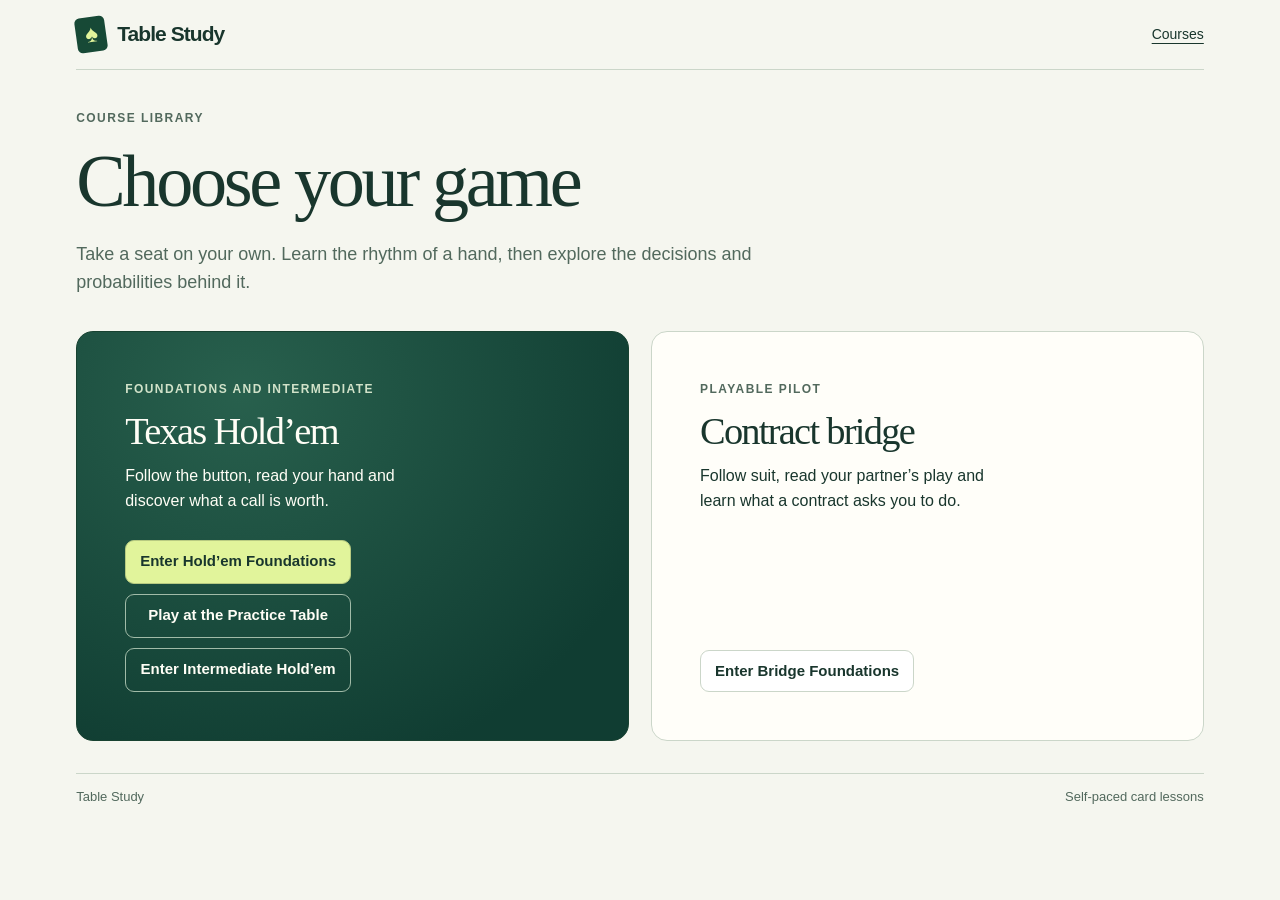
<file: index.html>
<!doctype html>
<html lang="en">
<head>
<meta charset="utf-8">
<meta name="viewport" content="width=device-width,initial-scale=1">
<meta name="theme-color" content="#123f35">
<meta name="description" content="Explore solo card-game courses. Play Hold’em Foundations, study intermediate decisions and practise no-trump bridge.">
<title>Table Study · Courses</title>
<link rel="stylesheet" href="assets/course.css?v=course-review">
<link rel="stylesheet" href="assets/table.css">
<script defer src="assets/poker.js">
</script>
<script defer src="assets/card-notes.js?v=river-practice"></script>
<script defer src="assets/flop-lesson.js?v=flop-capstone"></script>
<script defer src="assets/lessons.js?v=flop-capstone">
</script>
<script defer src="assets/practice.js?v=flop-capstone"></script>
<script defer src="assets/heads-up.js"></script>
<script defer src="assets/river-lab.js"></script>
<script defer src="assets/hosted-opponent.js"></script>
<script defer src="assets/practice-table.js?v=strategy-1"></script>
<script defer src="assets/progress.js?v=course-review"></script>
<script defer src="assets/intermediate.js?v=course-review"></script>
<script defer src="assets/strategy.js?v=course-review"></script>
<script defer src="assets/bridge.js?v=course-review"></script>
<script defer src="assets/big-blind.js?v=big-blind"></script>
<script defer src="assets/capstone.js?v=course-review"></script>
<script defer src="assets/course.js?v=course-review">
</script>
</head>
<body>
<div class="wrap">
<header>
<a class="brand" href="#library">
<span class="mark" aria-hidden="true">♠</span>Table Study</a>
<a id="section-nav" href="#library">Courses</a>
</header>
<main id="app">
</main>
<noscript>Enable JavaScript to play the lessons.</noscript>
<footer>Table Study <span>Self-paced card lessons</span>
</footer>
</div>
</body>
</html>
</file>
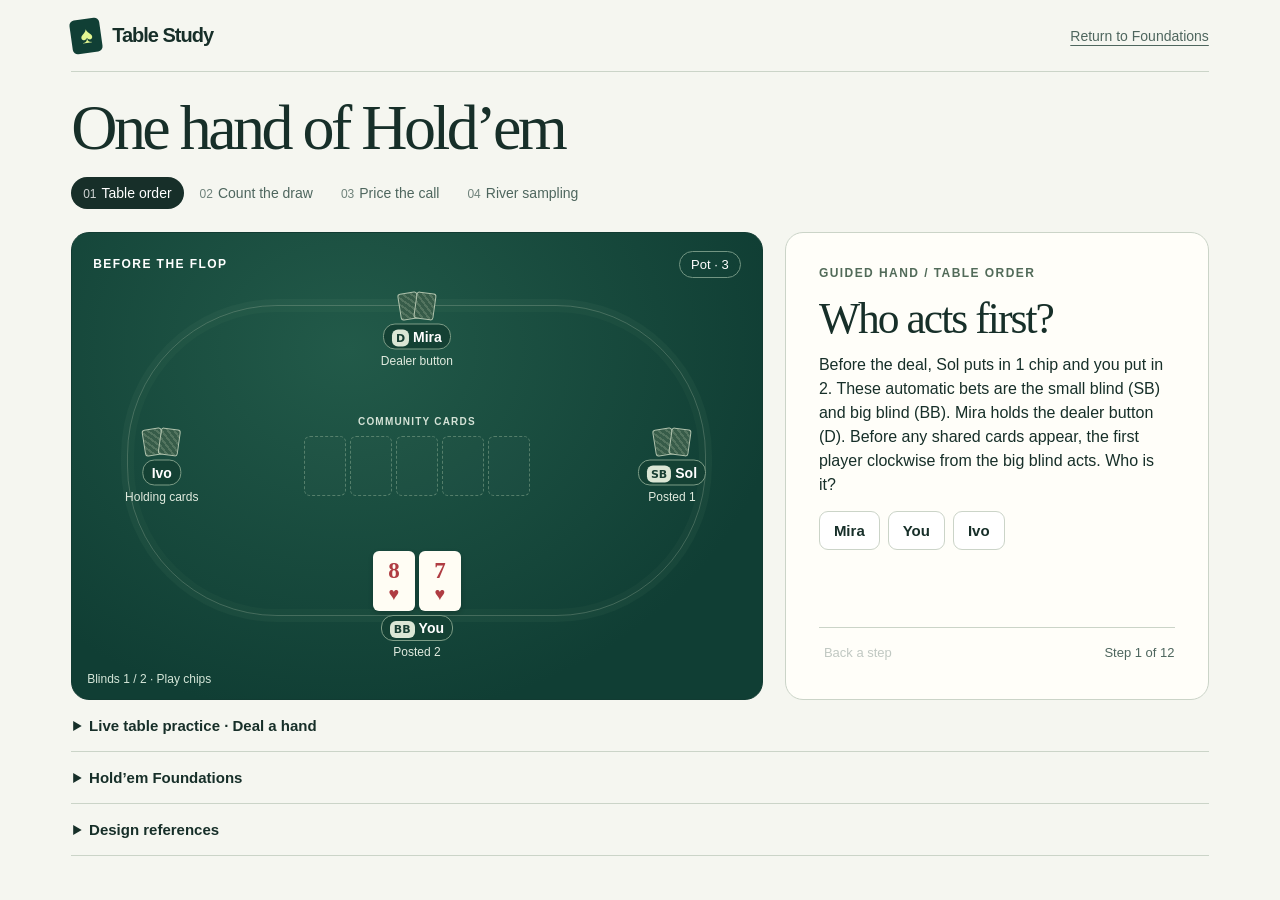
<file: turn-study/index.html>
<!doctype html>
<html lang="en"><head><meta charset="utf-8"><meta name="viewport" content="width=device-width, initial-scale=1"><meta name="theme-color" content="#123f35"><title>Table Study · One hand of Hold’em</title>
<style>
:root{--ink:#172f29;--sub:#4e665e;--paper:#f5f6f0;--line:#cbd4c8;--green:#103f35;--lime:#e3f692;--red:#af3c42;font-family:"DM Sans",-apple-system,BlinkMacSystemFont,"Segoe UI",sans-serif;color:var(--ink);background:var(--paper)}*{box-sizing:border-box}body{margin:0}button,summary{cursor:pointer;font:inherit}button{touch-action:manipulation}button:focus-visible,summary:focus-visible,a:focus-visible{outline:3px solid #ba771b;outline-offset:3px}button{color:inherit}.wrap{max-width:1240px;margin:auto;padding:0 clamp(16px,4vw,58px)}header{height:72px;display:flex;align-items:center;justify-content:space-between;border-bottom:1px solid var(--line)}.brand{display:flex;align-items:center;gap:11px;font-weight:720;font-size:20px;letter-spacing:-.05em}.mark{width:30px;height:34px;background:var(--green);border-radius:5px;transform:rotate(-8deg);color:var(--lime);display:grid;place-items:center;font:23px Georgia}.minor,small,.kicker,.street,.pot,.index,.stat b,.cards{font-variant-numeric:tabular-nums}.minor{font-size:14px;color:var(--sub)}h1,h2,.stat b{font-family:"Iowan Old Style","Baskerville",Georgia,serif;font-weight:500}h1{font-size:clamp(37px,5vw,66px);letter-spacing:-.055em;margin:23px 0 15px;line-height:1.04}.nav{display:flex;gap:4px;flex-wrap:wrap;margin:0 0 23px}.nav button{border:0;background:transparent;padding:8px 12px;border-radius:30px;color:var(--sub);font-size:14px}.nav button[aria-current=step]{background:var(--ink);color:white}.index{font-size:12px;opacity:.8;margin-right:5px}.layout{display:grid;grid-template-columns:minmax(0,1.63fr) minmax(295px,1fr);gap:22px;align-items:start}.stage{background:radial-gradient(ellipse at 40% 25%,#225a49,#103e34 75%);color:#fff;border-radius:18px;position:relative;height:468px;overflow:hidden;border:1px solid #113b32}.stage:before{content:"";position:absolute;inset:72px 8% 83px;border:1px solid #a4bba255;box-shadow:0 0 0 6px #d7edbf09,inset 0 0 0 6px #d7edbf07;border-radius:150px;pointer-events:none}.stageHead{position:absolute;top:18px;left:21px;right:21px;display:flex;justify-content:space-between;align-items:center}.street,.kicker,.tag{font-size:12px;letter-spacing:.12em;text-transform:uppercase;font-weight:700}.pot{border:1px solid #729582;border-radius:25px;padding:5px 11px;font-size:13px}.seat{position:absolute;display:flex;flex-direction:column;align-items:center;gap:4px;text-align:center;min-width:66px;transform:translate(-50%,-50%)}.seat.top{left:50%;top:21%}.seat.left{left:13%;top:50%}.seat.right{left:87%;top:50%}.seat.bottom{left:50%;top:80%}.seat .who{padding:4px 8px;border-radius:12px;background:#144134;border:1px solid #7c9c86;font-weight:630;font-size:14px}.who i{font:700 11px system-ui;background:#dbe6d5;color:#173d32;border-radius:6px;padding:2px 4px;margin-right:4px}.seat.active .who{background:var(--lime);border-color:var(--lime);color:#193b29}.seat small{font-size:12px;color:#e1ebdf}.folded{opacity:.55}.cards{display:flex;justify-content:center;align-items:center;gap:4px}.card,.blank{width:42px;height:60px;border-radius:6px;display:flex;flex-direction:column;justify-content:center;align-items:center;line-height:1.02}.card{background:#fffdf4;color:#152e28;box-shadow:0 2px 5px #0003;font:bold 23px Georgia}.card em{font:18px Georgia}.card.red{color:var(--red)}.blank{border:1px dashed #8dad937f;background:#ffffff04}.back{width:20px;height:27px;border:1px solid #b1c3ad;border-radius:3px;background:repeating-linear-gradient(45deg,#53745f 0px,#53745f 2px,#375c49 2px,#375c49 5px);transform:rotate(-9deg)}.back+.back{transform:rotate(8deg);margin-left:-8px}.board{position:absolute;left:50%;top:48%;transform:translate(-50%,-50%);text-align:center}.board .tag{color:#d5e3d7;display:block;margin-bottom:9px;font-size:10px}.coach{min-height:468px;background:#fffef9;border:1px solid var(--line);border-radius:18px;padding:clamp(21px,2.6vw,36px);display:flex;flex-direction:column}.kicker{color:#526b59}.coach h2{font-size:clamp(30px,3.4vw,44px);letter-spacing:-.045em;line-height:1.05;margin:16px 0 11px}.coach p{margin:0 0 14px;font-size:16px;line-height:1.5}.actions{display:flex;flex-wrap:wrap;gap:8px;margin-top:8px}.btn{border:1px solid var(--line);border-radius:9px;background:white;padding:10px 14px;font-weight:620;font-size:15px}.btn:hover{background:#eff3e7}.btn.main{background:var(--lime);border-color:#b3c977}.btn.chosen{background:#234c3b;color:white;border-color:#234c3b}.feedback{margin-top:12px;color:#34533e;line-height:1.45;font-size:15px}.feedback:empty{display:none}.foot{display:flex;justify-content:space-between;align-items:center;border-top:1px solid var(--line);margin-top:auto;padding-top:12px;font-size:13px;color:var(--sub)}.foot button{background:none;border:0;padding:5px;color:inherit}.foot button:disabled{opacity:.35}.content{flex:1;padding-bottom:18px}details{border-bottom:1px solid var(--line);padding:17px 2px}.under{margin-bottom:30px}summary{font-size:15px;font-weight:650}details p,details li{max-width:780px;font-size:15px;line-height:1.6;color:var(--sub)}a{color:var(--green)}.stat{background:#eff4e9;border-radius:10px;padding:12px 14px;margin:12px 0}.stat b{font-size:29px}.stat small{display:block;line-height:1.5;color:var(--sub)}.track{height:8px;background:#c5d3c1;border-radius:6px;position:relative;margin:9px 0}.track span{display:block;background:#34694e;height:100%;border-radius:6px}.track i{position:absolute;left:20.45455%;height:16px;width:2px;background:#4c301f;top:-4px}.picks{display:flex;gap:6px;margin:5px 0 12px}.picks button{flex:1}.stageBottom{position:absolute;left:15px;bottom:13px;color:#d4e6d8;font-size:12px}.riverCard{outline:2px solid #d3e98d;outline-offset:2px}.flashes{display:flex;flex-wrap:wrap;gap:3px;margin:8px 0}.flashes i{width:11px;height:11px;border-radius:3px;background:#c6d2c1}.flashes i.hit{background:#984146}.sr{position:absolute;width:1px;height:1px;overflow:hidden;clip-path:inset(50%)}@media(max-width:790px){.layout{grid-template-columns:1fr}.stage{height:392px}.coach{min-height:0}.nav{gap:1px}.nav button{padding:7px 8px}.wrap{max-width:680px}.stage:before{inset:60px 9%}.foot{margin-top:4px}}@media(max-width:430px){header{height:54px}.nav button{font-size:13px}.nav{margin-bottom:14px}.index{display:none}.stage{height:340px}.card,.blank{width:29px;height:43px}.card{font-size:18px}.card em{font-size:14px}.seat .who{font-size:12px;padding:3px 5px}.seat small{font-size:11px}.cards{gap:3px}.stageHead{left:14px;right:14px;top:12px}.board .tag{font-size:9px}.seat.left{left:12%}.seat.right{left:88%}.stageBottom{font-size:11px}}

.work{margin-top:16px;border-top:1px solid var(--line);border-bottom:0;padding:11px 0 0}.work summary{color:var(--green)}.work ol{padding-left:22px}.work li,.syllabus li{margin:10px 0}.work strong{font-variant-numeric:tabular-nums}.syllabus em{font-style:normal;font-weight:650}.syllabus em:after{content:" · "}.syllabus{max-width:850px}#map-link{text-underline-offset:4px}#course-map{scroll-margin:16px}
</style></head><body><div class="wrap"><header><div class="brand"><span class="mark" aria-hidden="true">♠</span>Table Study</div><a class="minor" id="map-link" href="../index.html#home">Return to Foundations</a></header><main><h1>One hand of Hold’em</h1><nav class="nav" aria-label="Lesson chapters" id="nav"></nav><div class="layout"><section id="table" class="stage" aria-label="Four-seat poker table"></section><section class="coach" aria-label="Lesson coach"><div class="content" id="lesson"></div><div class="foot"><button id="back">Back a step</button><span id="progress"></span></div></section></div><div class="under"><details id="dealer-practice"><summary>Live table practice · Deal a hand</summary>
<p>Take a 52-card deck and mark four seats. Put the dealer button at your seat and set out a 1-chip small blind and a 2-chip big blind clockwise from you. Play along with the prompts. Assume at least two players stay in through showdown.</p>
<div id="dealer-drill"></div>
<p><a href="https://www.pokerstars.com/poker/learn/news/how-to-deal-a-poker-hand/">PokerStars Learn · Dealing at a home game</a></p>
</details><details id="course-map"><summary>Hold’em Foundations</summary><p>This coached hand brings together the table order, showdowns, drawing odds and call prices from the course. Try an independent decision after the guided hand.</p><p><a href="../index.html#home">Open the course map</a> · <a href="../index.html#review">Return to the review lesson</a></p></details><details><summary>Design references</summary><p>The hand and practice sequence were written for this prototype. PokerStars Learn informs the selection of table skills, MIT’s poker lectures connect bets to pot odds, and Seeing Theory inspired the repeated sampling exercise.</p><p><a href="https://www.pokerstars.com/poker/learn/course/the-basics/">PokerStars Learn · Basics</a> · <a href="https://ocw.mit.edu/courses/15-s50-poker-theory-and-analytics-january-iap-2015/resources/lecture-notes/">MIT · Poker Theory and Analytics</a> · <a href="https://seeing-theory.brown.edu/basic-probability/index.html">Seeing Theory · Basic Probability</a></p></details></div></main></div>
<script>
'use strict';
const $=s=>document.querySelector(s);
const chapters=['Table order','Count the draw','Price the call','River sampling'];
const starts=[0,6,8,10];
const suits=['♥','♠','♦','♣'], ranks=Array.from('23456789TJQKA');
const hand=['8♥','7♥'], board=['K♥','2♠','4♥','J♣'], aces=['A♣','A♦'];
const pool=suits.flatMap(s=>ranks.map(r=>r+s)).filter(c=>![...hand,...board,...aces].includes(c));
let countPart=0,beat=0,step=0,price=2,decision='',river='',hits=0,trials=0,recent=[],history=[],prediction=null;
const titles=['Who acts first?','Follow the chips','Your blind is live','Who opens the flop?','A bet comes back','See one more card','One river left','Count the winning rivers','Is the call worth it?','Your decision','Deal the river again','A new seat assignment'];
const chapter=()=>starts.filter(v=>step>=v).length-1;
function btn(label,cmd,kind=''){return '<button class="btn '+kind+'" data-cmd="'+cmd+'">'+label+'</button>'}
function card(c,extra=''){if(!c)return '<span class="blank"></span>';let s=c.slice(-1),r=c[0]==='T'?'10':c[0];return '<span class="card '+('♥♦'.includes(s)?'red ':'')+extra+'" aria-label="'+r+' of '+({'♥':'hearts','♠':'spades','♦':'diamonds','♣':'clubs'}[s])+'">'+r+'<em>'+s+'</em></span>'}
const backs='<span class="back"></span><span class="back"></span>';
function seat(name,pos,role,label,contents,active,fold){return '<div class="seat '+pos+(active?' active':'')+(fold?' folded':'')+'"><div class="cards">'+contents+'</div><span class="who">'+(role?'<i>'+role+'</i>':'')+name+'</span><small>'+label+'</small></div>'}
function pot(){if(step===11)return 3;if(step===0)return 3;if(step<=4)return step===1?(beat===2?5:3):6;if(step===5)return 9;if(step<8)return 12;if(step===9)return decision==='Call'?12+2*price:12;return 12+price}
function table(){
const fresh=step===11, post=step>=3&&!fresh, turn=step>=6&&!fresh, reveal=step>=7&&!fresh;
const street=fresh?'Next hand':step<3?'Before the flop':step<6?'Flop':step<9?'Turn':step===9?'Result':'River experiment';
let cards=post?board.slice(0,turn?4:3):[];if((step===9&&decision==='Call')||step===10&&trials&&river)cards.push(river);
let seats=seat('Mira','top',fresh?'':'D',fresh?'Holding cards':step===1&&beat===2?'Called 2':step>=8?'All-in '+price:step===5?'Bet 3':step>=2?'Called 2':'Dealer button',reveal?aces.map(c=>card(c)).join(''):backs,step===1&&beat===1,false)+
seat('Sol','right',fresh?'D':'SB',fresh?'Dealer button':step>=5?'Folded':step>=2?'In for 2':'Posted 1',fresh||step<5?backs:'',step===1&&beat===2,!fresh&&step>=5)+
seat('You','bottom',fresh?'SB':'BB',fresh?'Posted 1':step===9?decision==='Call'?'Called '+price:'Folded':step===10?'River practice':step===5?'Facing 3':step>=6?'Checked':step===4?'Your action':step===2?'Your action':'Posted 2',fresh?backs:hand.map(c=>card(c)).join(''),[2,4,5,8].includes(step),false)+
seat('Ivo','left',fresh?'BB':'',fresh?'Posted 2':step>=2||step===1&&beat>0?'Folded':'Holding cards',fresh||step<1||step===1&&beat===0?backs:'',step===1&&beat===0,!fresh&&(step>=2||step===1&&beat>0));
$('#table').innerHTML='<div class="stageHead"><span class="street">'+street+'</span><span class="pot">Pot · '+(step===10?'12 before bet':pot())+'</span></div><div class="board"><span class="tag">Community cards</span><div class="cards">'+Array.from({length:5},(_,i)=>card(cards[i],i===4?'riverCard':'')).join('')+'</div></div>'+seats+'<div class="stageBottom">Blinds 1 / 2 · Play chips</div>'}
const knownCards = [...hand, ...board, ...aces];
const winningRivers = pool.filter(c => c.endsWith('♥'));
const winChance = winningRivers.length / pool.length;
function percent(fraction) { return (fraction * 100).toFixed(1) + '%'; }
function working(label, lines, explanation, expanded) {
  return '<details class="work" data-step="'+step+'" '+(expanded?'open':'')+'><summary>'+label+'</summary><ol>'+
    lines.map(line => '<li>'+line+'</li>').join('')+'</ol><p>'+explanation+'</p></details>';
}
function mathForStep(expanded) {
  if (step === 7 && countPart === 2) {
    return working('What if Mira kept her cards hidden?', [
      'With only your two cards and the four on the board visible, 46 card identities are unknown. You can still see four hearts, so 9 remain.',
      'Using only those six visible cards, the chance to complete your flush is <strong>9 ÷ 46 ≈ '+percent(9/46)+'</strong>.',
      'Revealing two non-hearts removes two possible misses. The chance rises to <strong>9 ÷ 44 ≈ '+percent(winChance)+'</strong>.'
    ], 'Against these exposed aces every heart wins. With her hand hidden, winning also depends on what Mira holds. For example, A♥ Q♥ would make a higher flush on a heart river.', expanded);
  }
  if (step === 8) {
    const finalPot = 12 + 2 * price;
    return working('Work through the call price', [
      'Start with 12 in the middle. Mira adds '+price+' and your call adds '+price+'. The final pot is <strong>12 + '+price+' + '+price+' = '+finalPot+'</strong>.',
      'Imagine paying for 100 calls at this price. They cost <strong>100 × '+price+' = '+(100*price)+' chips</strong>. Each win returns the full '+finalPot+', including your call.',
      'To recover that cost, you need an average of <strong>'+(100*price)+' ÷ '+finalPot+' ≈ '+(100*price/finalPot).toFixed(1)+' wins per 100</strong>. Your cards give you about '+(100*winChance).toFixed(1)+' wins per 100.'
    ], 'This comparison assumes one opponent, no fees, and no further betting because Mira is all-in. Chips you put in earlier belong to the pot.', expanded);
  }
  if (step === 9) {
    const netWin = 12 + price, misses = pool.length - winningRivers.length;
    const gain = winningRivers.length * netWin - misses * price;
    return working('Calculate the average chip gain', [
      'List each of the '+pool.length+' possible rivers once. Each has the same chance. On '+winningRivers.length+' hearts, a call gains '+netWin+' chips net. The other '+misses+' rivers each cost '+price+'.',
      'Add the gains and losses: <strong>9 × '+netWin+' − 35 × '+price+' = '+gain+' chips</strong> across the list.',
      'Divide by the number of possible rivers: <strong>'+gain+' ÷ 44 ≈ '+(gain/44).toFixed(2)+' chips per call</strong>. This average is the expected value of calling.'
    ], 'Folding adds zero chips from this point. In a single played hand you receive one of the two outcomes. The average describes repeated decisions at the same price.', expanded);
  }
  if (step === 10 && prediction !== null) {
    const n = trials || 10;
    const observed = trials ? 'Your sample has <strong>'+hits+' ÷ '+trials+' × 100 = '+percent(hits/trials)+'</strong> flushes. ' : '';
    return working('Explain the sample', [
      'Expected count = number of trials × chance per trial. For '+n+' rivers this gives <strong>'+n+' × 9/44 ≈ '+(n*winChance).toFixed(1)+' flushes</strong>. The average across batches can be fractional.',
      observed+'Each deal resets to the same 44 possibilities. A miss leaves the next deal with the same 9/44 chance.',
      'Missing once has probability 35/44. Missing all ten independent deals has probability <strong>(35/44)¹⁰ ≈ '+percent((1-winChance)**10)+'</strong>. Even ten misses are plausible.'
    ], 'Larger samples usually have less percentage variation. Any particular extra batch can still move the observed rate farther from the expected rate.', expanded);
  }
  return '';
}
const walkKey='table-study.guided-hand.v1';
let finished=false;
function saveHand() {
  const json=JSON.stringify({current:snapshot(), history:history.slice(-40)});
  for (const name of ['sessionStorage','localStorage']) {
    try {window[name].setItem(walkKey,json);} catch {}
  }
}
function validHand(s) {
  const between=(n,min,max)=>Number.isSafeInteger(n)&&n>=min&&n<=max;
  return s && between(s.step,0,11) && between(s.countPart,0,2) && between(s.beat,0,2) &&
    [2,8].includes(s.price) && ['','Call','Fold'].includes(s.decision) &&
    (s.river===''||pool.includes(s.river)) && between(s.trials,0,Number.MAX_SAFE_INTEGER) &&
    between(s.hits,0,s.trials) && Array.isArray(s.recent) && s.recent.length<=24 &&
    s.recent.every(hit=>typeof hit==='boolean') && [null,5,20,50].includes(s.prediction) &&
    typeof s.finished==='boolean' && (!s.finished||s.step===11);
}
function restore(s){({step,countPart,beat,price,decision,river,hits,trials,recent,prediction,finished}=s);}
function resumeHand() {
  for(const name of ['sessionStorage','localStorage']) {
    try {
      const s=JSON.parse(window[name].getItem(walkKey));
      if(!validHand(s?.current))continue;
      history=Array.isArray(s.history)?s.history.slice(-40).filter(validHand):[];
      restore(s.current);break;
    } catch {}
  }
}
function render(focus=true){
const expanded = document.querySelector('.work[open]')?.dataset.step === String(step);
const ch=chapter();$('#nav').innerHTML=chapters.map((v,i)=>'<button data-cmd="jump'+i+'" '+(i===ch?'aria-current="step"':'')+'><span class="index">0'+(i+1)+'</span>'+v+'</button>').join('');
table();let body='',actions='';
const next=(label)=>btn(label,'next','main'),opts=(list)=>list.map(([label,key])=>btn(label,key)).join('');
switch(step){
case 0:body='Before the deal, Sol puts in 1 chip and you put in 2. These automatic bets are the small blind (SB) and big blind (BB). Mira holds the dealer button (D). Before any shared cards appear, the first player clockwise from the big blind acts. Who is it?';actions=opts([['Mira','wrongMira'],['You','wrongYou'],['Ivo','correct']]);break;
case 1:body='Ivo acts first. He folds, giving up his cards and his chance to win this pot.';if(beat===1)body='Mira is next. She calls, putting in 2 chips to match your big blind.';if(beat===2)body='Sol already posted 1 chip. She adds just 1 more to match the 2-chip bet. Who still has a turn?';actions=btn(['Watch Ivo fold','Watch Mira call 2','Watch Sol add 1'][beat], 'advanceSeat','main');break;
case 2:body='The action reaches you. Your 2 chips already match the bet. You can check (stay in for free) or raise. For this hand, check to see the first three shared cards.';actions=next('Check');break;
case 3:body='These three cards are the flop. From here on, each round starts with the first player still in the hand clockwise from the dealer button. Who acts first now?';actions=opts([['Sol','correct'],['You','wrongFlop'],['Mira','wrongFlop']]);break;
case 4:body='Sol checks. It’s your turn. You hold two hearts, and there are two more on the table. Five hearts would make a flush. Check to see what Mira does.';actions=next('Check');break;
case 5:body='Mira bets 3, and Sol folds. The action comes back to you because Mira put in chips after you checked. In this walkthrough, call her 3. That brings the pot to 12.';actions=next('Call 3 and see the turn');break;
case 6:body='The fourth shared card is a club. You check, and Mira will bet her remaining chips. Before choosing a price, turn her cards face up for this exercise. Now you can work out exactly which rivers win.';actions=next('Reveal Mira’s cards');break;
case 7:body='Mira holds two aces. A single 7 or 8 still loses to her pair. A heart gives you a flush and beats her on this board. There are 13 hearts in the deck. You can see four. How many winning hearts remain?';actions=opts([['4 hearts','wrongCount'],['9 hearts','countNine'],['13 hearts','wrongCount']]);
if(countPart===1){
  body='Nine hearts win. To turn a count into a probability, count every card that could be the river. You see your two cards, the four on the board, and Mira’s two exposed aces. How many card identities are still unknown?';
  actions=opts([['42 cards','wrongPool'],['44 cards','countPool'],['46 cards','wrongPool']]);
} else if(countPart===2){
  body='There are <b>13 − 4 = 9</b> hearts left. Those are your outs, the cards that turn this losing hand into a winner. There are <b>52 − '+knownCards.length+' = '+pool.length+'</b> unseen cards. Unseen cards in folded hands count here because you don’t know their identities.';
  body+='</p><div class="stat"><small>Winning rivers ÷ possible rivers</small><b>9 / 44 = '+percent(winChance)+'</b><small>Rounded to one decimal place</small></div><p>Each unseen card is equally likely to be the river in this deal. Dividing 9 by 44 gives 0.2045… Multiply by 100 to express that share as a percent.';
  actions=next('Use that chance to price a call');
}break;
case 8:body='You know eight cards: your two, Mira’s two, and four on the board. Of the 44 unseen cards, 9 win for you (20.5%). Mira goes all-in. Pick her bet size and decide whether to call.';body+='</p><div class="picks">'+[2,8].map(v=>btn(v+' chips','price'+v,price===v?'chosen':'')).join('')+'</div><div class="stat"><small>Call '+price+' to contest a final pot of '+(12+2*price)+'</small><b>'+((100*price)/(12+2*price)).toFixed(1)+'%</b><small>Wins needed to break even · call ÷ final pot</small></div><p>';actions=btn('Fold','fold')+btn('Call '+price,'call','main');break;
case 9:{const edge=9/44*(12+2*price)-price,good=(decision==='Call')===(edge>0);
body=(decision==='Fold'?'You folded. Mira wins the '+pot()+'-chip pot. Her uncalled '+price+' chips return to her stack.':river.endsWith('♥')?'A heart! Your flush takes the '+(12+2*price)+'-chip pot.':'This river misses. Mira’s aces take the '+(12+2*price)+'-chip pot.')+' '+(good?'Your choice earns more on average at this price.': 'At this price, '+(edge>0?'calling':'folding')+' earns more on average.')+' Calling costs '+price+' each time and returns '+(12+2*price)+' on 9 of 44 rivers. Its average gain from this decision is '+(edge>0?'+':'−')+Math.abs(edge).toFixed(2)+' chips. Folding adds 0.';actions=btn('Try the other price','other')+next('Test with repeated rivers');break}
case 10:body='Keep both hands and the four shared cards fixed. Each trial draws one of the 44 unseen cards, then puts it back for the next trial. How many flushes do you expect in 100 rivers?';
if(prediction===null){actions=opts([['About 5','guess5'],['About 20','guess20'],['About 50','guess50']]);}
else{body='You predicted about '+prediction+' flushes per 100. The deck gives 9 ÷ 44, or about 20.5 per 100. Deal a small batch, then a larger one. How far does your observed rate move from the mark?';body+='</p><div class="stat"><small>Observed flushes</small><b>'+hits+' / '+trials+'</b><div class="track"><span style="width:'+(trials?100*hits/trials:0)+'%"></span><i></i></div><small>'+(trials?(100*hits/trials).toFixed(1)+'% observed':'No trials yet')+' · mark = 20.5% expected</small></div>'+(recent.length?'<div class="flashes" aria-hidden="true">'+recent.map(v=>'<i class="'+(v?'hit':'')+'"></i>').join('')+'</div><small>Latest '+recent.length+' rivers · red = heart</small>':'')+'<p>';actions=btn('Deal 10','sim10','main')+btn('Deal 100','sim100')+(trials?next('Move the button'):'');}break;
case 11:body='Same four seats, fresh practice stacks. The button has moved clockwise from Mira to Sol. You post the small blind, and Ivo posts the big blind. Before the flop, whose turn comes first?';actions=opts([['Mira','finish'],['You','wrongNext'],['Sol','wrongNext']]);break}
if(finished){body='Mira leads the new hand. You followed a full deal, priced a draw and tested your probability with repeated rivers.';actions='<a class="btn main" href="../index.html#review/independent">Continue to the independent hand</a>'+btn('Replay the hand','restart');}
$('#lesson').innerHTML='<div class="kicker">Guided hand / '+chapters[ch]+'</div><h2 tabindex="-1">'+(finished?'Hand complete':titles[step])+'</h2><p>'+body+'</p><div class="actions">'+actions+'</div><div class="feedback" role="status" id="feedback"></div>'+mathForStep(expanded);
$('#progress').textContent='Step '+(step+1)+' of '+titles.length;$('#back').disabled=!history.length;
saveHand();
if(focus)$('#lesson h2').focus({preventScroll:true});
}
function snapshot(){return {step,countPart,beat,price,decision,river,hits,trials,recent:recent.slice(),prediction,finished}}
function go(n){history.push(snapshot());finished=false;step=n;if(n===7)countPart=0;if(n===1)beat=0;render()}
function draw(){return pool[Math.floor(Math.random()*pool.length)]}
function feedback(s){$('#feedback').textContent=s}
document.addEventListener('click',e=>{const b=e.target.closest('[data-cmd]');if(!b)return;const c=b.dataset.cmd;
if(c.startsWith('jump')){const n=starts[Number(c.slice(4))];if(n!==step)go(n);return}
if(c==='countNine'||c==='countPool'){history.push(snapshot());countPart=c==='countNine'?1:2;render();return}
if(c.startsWith('wrong')){feedback(({wrongMira:'Mira has the button. Start at your BB marker and move one seat clockwise.',wrongYou:'Your big blind starts the pot. The player on your left gets the first decision.',wrongFlop:'Start at Mira’s dealer button and move clockwise to the first player still holding cards.',wrongPool:'Start with 52 cards. Subtract only those you can identify: 2 + 4 + 2. The folded cards are face down.',wrongCount:'Count the two hearts in your hand and the two on the board. Subtract those four from 13.',wrongNext:'Find Ivo’s BB marker. Move one seat clockwise from Ivo.'})[c]);return}
if(c==='finish'){history.push(snapshot());finished=true;render();return}
if(c==='advanceSeat'){if(beat===2){go(2)}else{history.push(snapshot());beat++;render()}return}
if(c==='restart'){finished=false;step=0;countPart=0;beat=0;history=[];price=2;decision='';river='';hits=trials=0;recent=[];prediction=null;render();return}
if(c==='next'||c==='correct'){go(step+1);return}
if(c.startsWith('price')){price=Number(c.slice(5));render();return}
if(c==='call'||c==='fold'){history.push(snapshot());decision=c==='call'?'Call':'Fold';river=decision==='Call'?draw():'';step=9;render();return}
if(c==='other'){history.push(snapshot());price=price===2?8:2;river='';step=8;render();return}
if(c.startsWith('guess')){prediction=Number(c.slice(5));river='';render();return}
if(c.startsWith('sim')){for(let i=0;i<Number(c.slice(3));i++){river=draw();const hit=river.endsWith('♥');hits+=Number(hit);trials++;recent.push(hit);if(recent.length>24)recent.shift()}render();feedback('Dealt '+c.slice(3)+' rivers. '+hits+' flushes in '+trials+' trials.');return}
});
// The physical-deck prompts progress separately from the simulated player hand.
const dealerPrompts = [
  ['Shuffle on the table', 'Split the face-down deck into two roughly equal packets. Rest them on the table with the inner corners close. Lift those corners slightly with your thumbs and release small groups from each side so they interleave. Push the packets together and square the edges. Repeat the shuffle several times, keeping the faces hidden.', ['I’ve shuffled'], 0],
  ['Cut the deck', 'Offer the squared deck for a cut. Practising alone, lift a packet from the top, set it beside the remainder, then place the remainder on top of it. Keep the deck face down. Who receives the first card at this four-seat table?', ['Dealer button', 'Small blind', 'Big blind'], 1, 'Start one seat clockwise from the button. That seat posted the small blind.'],
  ['Deal the private cards', 'Give each player one face-down card clockwise, beginning at the small blind. Make a second lap in the same order. Each seat now has two cards. Wait for preflop betting to finish. What comes next?', ['Burn one face down', 'Turn over three cards'], 0, 'Take the top card off face down before revealing the flop.'],
  ['Deal the flop', 'Place the top card face down in a separate burn pile. Turn the next three cards face up together. Wait for flop betting to close. What do you do before revealing the turn?', ['Burn one face down', 'Shuffle the remaining cards'], 0, 'The deck stays in order. Take one new burn card from the top.'],
  ['Deal the turn', 'Burn the next card face down. Reveal one shared card beside the flop. Wait for turn betting to close. How do you deal the river?', ['Reveal one immediately', 'Burn one, reveal one', 'Burn three, reveal one'], 1, 'Each new street gets one burn card. The river adds one shared card.'],
  ['Account for the cards', 'Burn one face down and reveal the river. Five cards are on the board, eight are at the four seats, and three are in the burn pile. After the final betting round, compare the remaining hands and award the pot. Why did the unseen burn cards count in the probability lesson?', ['Their identities were unknown', 'They can return to the board'], 0, 'A burned card stays out of play. From your seat, any unseen identity might occupy the river position.'],
  ['Pass the button', 'Check your physical deck: 8 private cards + 5 board cards + 3 burns leaves 36 in the stub. Gather all 52, move the button one seat clockwise, and deal again. For the second deal, cover these instructions and say each step aloud.', ['Practice again'], 0]
];
let dealerStep = 0;
try {const n=Number(localStorage.getItem('table-study.dealer-step'));if(Number.isInteger(n)&&n>=0&&n<dealerPrompts.length)dealerStep=n;}catch {}
function renderDealer() {
  const [title, prompt, choices] = dealerPrompts[dealerStep];
  document.querySelector('#dealer-drill').innerHTML =
    '<div class="stat"><small>Dealer practice · '+(dealerStep+1)+' of '+dealerPrompts.length+'</small><b>'+title+'</b></div>'+
    '<p>'+prompt+'</p><div class="actions">'+choices.map((choice,i)=>
      '<button class="btn" data-deal-choice="'+i+'">'+choice+'</button>').join('')+
    '</div><div class="feedback" id="dealer-feedback" role="status"></div>';
}
document.querySelector('#dealer-drill').addEventListener('click', event => {
  const choice = event.target.closest('[data-deal-choice]');
  if (!choice) return;
  const [, , , answer, hint] = dealerPrompts[dealerStep];
  if (Number(choice.dataset.dealChoice) !== answer) {
    document.querySelector('#dealer-feedback').textContent = hint;
    return;
  }
  dealerStep = (dealerStep + 1) % dealerPrompts.length;
  try {localStorage.setItem('table-study.dealer-step',String(dealerStep));}catch {}
  renderDealer();
  document.querySelector('#dealer-drill button').focus({preventScroll:true});
});
renderDealer();
if(location.hash === '#dealer-practice') document.querySelector('#dealer-practice').open = true;
if(new URLSearchParams(location.search).get('course')==='review') $('#map-link').href='../index.html#review';
$('#back').onclick=()=>{const s=history.pop();if(!s)return;restore(s);render()};
resumeHand();render(false);
</script></body></html>
</file>
<file: assets/course.css>
:root {
  --ink:#19362d;
  --sub:#52695d;
  --line:#cbd6c9;
  --paper:#f5f6ef;
  --lime:#e1f49b;
  --green:#174936;
  --red:#9c3944;
  color:var(--ink);
  background:var(--paper);
  font:16px/1.55 "DM Sans",-apple-system,BlinkMacSystemFont,"Segoe UI",sans-serif;
}

* {
  box-sizing:border-box;
}

body {
  margin:0;
}

.wrap {
  max-width:1230px;
  margin:auto;
  padding:0 clamp(16px,4vw,54px);
}

header,footer,.row {
  display:flex;
  align-items:center;
  justify-content:space-between;
  gap:12px;
}

header {
  height:70px;
  border-bottom:1px solid var(--line);
}

footer {
  margin:32px 0 20px;
  border-top:1px solid var(--line);
  padding:13px 0;
  color:var(--sub);
  font-size:13px;
}

a {
  color:inherit;
  text-underline-offset:4px;
}

header>a:last-child {
  font-size:14px;
}

.brand {
  display:flex;
  align-items:center;
  gap:11px;
  text-decoration:none;
  font-size:21px;
  font-weight:690;
  letter-spacing:-.045em;
}

.mark {
  display:grid;
  place-items:center;
  background:#174936;
  color:var(--lime);
  width:30px;
  height:35px;
  border-radius:5px;
  transform:rotate(-8deg);
  font:24px Georgia;
}

h1,h2,h3,.figure {
  font-family:"Iowan Old Style",Baskerville,Georgia,serif;
  font-weight:500;
  line-height:1.09;
  letter-spacing:-.045em;
}

h1 {
  font-size:clamp(39px,5.8vw,76px);
  margin:.15em 0 .26em;
}

h2 {
  font-size:clamp(29px,3vw,42px);
  margin:.35em 0;
}

h3 {
  font-size:27px;
  margin:8px 0;
}

p {
  margin:0 0 14px;
}

.over {
  color:var(--sub);
  font-size:12px;
  letter-spacing:.12em;
  text-transform:uppercase;
  font-weight:710;
}

.intro {
  padding:35px 0 20px;
}

.intro p {
  max-width:680px;
  font-size:18px;
  color:var(--sub);
}

.grid {
  display:grid;
  grid-template-columns:minmax(0,1.29fr) minmax(0,1fr);
  gap:22px;
  align-items:start;
}

.panel,.paper {
  border:1px solid var(--line);
  border-radius:16px;
  background:#fffef9;
  padding:clamp(20px,2.4vw,32px);
}

.panel p,.paper p {
  max-width:65ch;
}

.felt {
  background:radial-gradient(ellipse at 30% 15%,#28604d,#103d32 80%);
  border:1px solid #184231;
  border-radius:17px;
  padding:24px;
  color:#fffef6;
  position:relative;
}

.felt .over,.felt small {
  color:#d1e2c9;
}

.felt h2 {
  margin-top:0;
}

.felt .row {
  align-items:flex-start;
}

.felt .badge {
  border:1px solid #92aa98;
  border-radius:21px;
  padding:4px 10px;
  font-size:13px;
}

.oval {
  height:275px;
  position:relative;
  border:1px solid #7c9e8466;
  border-radius:110px;
  margin:22px 7px 14px;
  box-shadow:0 0 0 5px #d7edbf09,inset 0 0 0 6px #d7edbf07;
}

.seat {
  position:absolute;
  transform:translate(-50%,-50%);
  background:#204d3e;
  display:grid;
  text-align:center;
  border:1px solid #789884;
  border-radius:12px;
  padding:4px 10px;
  min-width:59px;
  font-weight:650;
  font-size:14px;
}

.seat small {
  font-size:11px;
  white-space:nowrap;
}

.seat.me {
  background:#e2f59e;
  color:var(--ink);
}

.seat.me small {
  color:#385033;
}

.s0 {
  top:10%;
  left:50%;
}

.s1 {
  top:50%;
  left:90%;
}

.s2 {
  top:90%;
  left:50%;
}

.s3 {
  top:50%;
  left:10%;
}

.seat.fold {
  opacity:.6;
}

.center {
  position:absolute;
  left:50%;
  top:50%;
  transform:translate(-50%,-50%);
  text-align:center;
  font-size:14px;
}

.big {
  font:500 39px Georgia;
  display:block;
}

.figure {
  font-size:clamp(32px,4vw,54px);
}

.cards {
  display:flex;
  flex-wrap:wrap;
  gap:6px;
  margin:6px 0 18px;
}

.card {
  display:inline-flex;
  flex-direction:column;
  justify-content:center;
  align-items:center;
  width:44px;
  height:62px;
  background:#fffdf2;
  color:#253c31;
  border-radius:6px;
  border:1px solid #d0d5c7;
  font:bold 22px/1 Georgia;
  box-shadow:0 2px 3px #0001;
}

.card span {
  font:18px Georgia;
}

.card.red {
  color:#9c3944;
}

.card.selected {
  outline:3px solid var(--lime);
  outline-offset:1px;
  transform:translateY(-4px);
}

button.card {
  cursor:pointer;
}

.group {
  margin-top:20px;
}

.actions {
  display:flex;
  gap:8px;
  flex-wrap:wrap;
  align-items:center;
}

.btn {
  border:1px solid var(--line);
  border-radius:9px;
  padding:10px 14px;
  background:white;
  color:var(--ink);
  line-height:1.35;
  font-family:inherit;
  font-size:15px;
  font-weight:620;
  cursor:pointer;
  text-decoration:none;
  display:inline-block;
}

.btn:hover {
  background:#eef4e6;
}

.btn.main {
  background:var(--lime);
  border-color:#b7ca81;
}

.btn[aria-pressed=true] {
  background:#24523d;
  color:white;
}

.btn:disabled {
  opacity:.5;
  cursor:default;
}

a:focus-visible,button:focus-visible,summary:focus-visible {
  outline:3px solid #aa7426;
  outline-offset:4px;
}

.feedback {
  background:#ecf1e7;
  padding:12px 15px;
  border-radius:8px;
  margin:15px 0;
  line-height:1.5;
}

.feedback:empty {
  display:none;
}

.panel .actions {
  margin-top:15px;
}

.controls {
  margin-top:22px;
  border-top:1px solid var(--line);
  padding-top:12px;
  font-size:14px;
}

.plain {
  color:var(--sub);
  font:inherit;
  cursor:pointer;
  background:none;
  border:0;
  padding:5px;
}

.map {
  list-style:none;
  margin:0;
  padding:0;
}

.map a {
  display:grid;
  grid-template-columns:34px 1fr auto;
  align-items:baseline;
  gap:10px;
  border-bottom:1px solid var(--line);
  padding:13px 0;
  text-decoration:none;
}

.map a:hover strong {
  text-decoration:underline;
}

.map small {
  color:var(--sub);
}

.map strong {
  display:block;
}

.map .num,.tabular {
  font-variant-numeric:tabular-nums;
}

.map .num {
  font:18px Georgia;
  color:var(--sub);
}

.desc {
  display:block;
  font-size:14px;
  color:var(--sub);
}

.homeCopy {
  margin-top:24px;
}

.homeCopy p {
  color:#deeadc;
}

.roadmap,details {
  border-bottom:1px solid var(--line);
  padding:15px 0;
}

summary {
  cursor:pointer;
  font-weight:650;
}

.roadmap p,details p {
  color:var(--sub);
  margin:10px 0;
}

.note {
  color:var(--sub);
  font-size:14px;
}

.bar {
  height:10px;
  background:#d4e1d4;
  border-radius:6px;
  position:relative;
  margin:12px 0;
}

.bar b {
  background:#86a86a;
  display:block;
  height:100%;
  border-radius:6px;
}

.bar i {
  height:18px;
  width:3px;
  position:absolute;
  top:-4px;
  background:#412f21;
}

.outs {
  display:grid;
  grid-template-columns:repeat(11,1fr);
  gap:3px;
  margin:12px 0 8px;
}

.out {
  font-size:12px;
  min-height:25px;
  display:grid;
  place-items:center;
  border:1px solid #729380;
  border-radius:3px;
}

.out.win {
  background:var(--lime);
  color:#173d2d;
  border-color:var(--lime);
}

.twocol {
  display:flex;
  gap:22px;
  flex-wrap:wrap;
}

.screen-reader {
  position:absolute;
  width:1px;
  height:1px;
  overflow:hidden;
  clip-path:inset(50%);
}

.calc {
  border-left:3px solid #b4c58e;
  padding-left:13px;
  font-variant-numeric:tabular-nums;
}

.gameLinks {
  margin:20px 0;
}

.pill {
  font-size:13px;
  color:var(--sub);
}

.ranklist {
  font-size:15px;
}

.ranklist li {
  margin:6px 0;
}

.bits {
  display:flex;
  flex-wrap:wrap;
  gap:4px;
  margin:12px 0;
}

.bits i {
  width:11px;
  height:11px;
  border-radius:2px;
  background:#8da495;
}

.bits i.hit {
  background:var(--lime);
}

@media(max-width:780px) {
  .grid {
    grid-template-columns:1fr;
  }
  .intro {
    padding-top:21px;
  }
  .oval {
    height:210px;
  }
  .wrap {
    max-width:660px;
  }
  .felt {
    padding:19px;
  }
}

@media(max-width:450px) {
  header {
    height:57px;
  }
  .card {
    width:34px;
    height:48px;
    font-size:18px;
  }
  .card span {
    font-size:14px;
  }
  .seat {
    padding:3px 6px;
    min-width:50px;
    font-size:12px;
  }
  .s3 {
    left:12%;
  }
  .s1 {
    left:88%;
  }
  .outs {
    grid-template-columns:repeat(8,1fr);
  }
  .map a {
    grid-template-columns:23px 1fr auto;
    gap:5px;
  }
  .map small {
    font-size:12px;
  }
  .intro p {
    font-size:16px;
  }
  .felt {
    padding:16px;
  }
}

.catalog {
  display: grid;
  grid-template-columns: repeat(2, minmax(0, 1fr));
  gap: 22px;
}
.track-card {
  padding: clamp(24px, 4vw, 48px);
  display: flex;
  align-items: flex-start;
  flex-direction: column;
}
.track-card h2 { margin: 12px 0; }
.track-card p { max-width: 35ch; margin-bottom: 26px; }
.track-card > .btn, .course-entrances { margin-top: auto; }
.course-entrances { display:grid; gap:10px; max-width:100%; }
.course-entrances .btn { min-height:44px; text-align:center; }
.course-entrances .outlined { background:transparent; border-color:#a1bba8; color:#fffef6; }
.course-entrances .outlined:hover { background:#315f4d; border-color:#fffef6; }
.course-entrances a:focus-visible { outline-color:var(--lime); }
.bridge-map { padding-left: 1.5em; }
.bridge-map li { padding: 8px 0 8px 4px; }
.retry-list { margin-top: 20px; }
button.seat { color: inherit; font-family: inherit; cursor: pointer; }
button.seat:hover { outline: 2px solid var(--lime); }
button.seat.me { color: var(--ink); }
.batch-note p { color: #f7f9ed; }
@media(max-width:650px) {
  .catalog { grid-template-columns: 1fr; gap: 14px; }
}

.intermediate-fields label { display:block; margin:12px 0; }
.intermediate-fields fieldset { border:1px solid var(--line); border-radius:10px; margin:16px 0; padding:10px 14px; min-width:0; }
.intermediate-fields legend { padding:0 5px; font-weight:650; }
.intermediate-fields input, .intermediate-fields select { font:inherit; margin-top:6px; }
.intermediate-fields input[type=number] { display:block; width:6rem; border:1px solid #859b8d; padding:7px 9px; border-radius:6px; }
.intermediate-fields select { width:100%; }
.intermediate-fields label:has(input[type=checkbox]) { display:flex; align-items:center; gap:8px; }
.intermediate-fields input[type=checkbox] { margin:0; }
.intermediate-grid .felt p { color:#f5f8ee; }
.river-options p { color:inherit; }
.range-compare { margin:14px 0; }

/* Keep a holding together in prose, but allow longer lists of outs to wrap. */
.note-hand:has(> :nth-child(2):last-child) { white-space:nowrap; }
.note-card {
  display:inline-block;
  vertical-align:.04em;
  padding:.12em .25em;
  border:1px solid #bdcbbb;
  border-radius:4px;
  background:#fffef8;
  color:var(--ink);
  font:600 1em/1.2 Georgia,serif;
  white-space:nowrap;
}
.note-card.red { color:var(--red); }

.prob-study {
  margin-top:24px;
  border-radius:12px;
  padding:clamp(14px,2vw,22px);
  background:#fffef8;
  color:var(--ink);
}
.prob-study h3 { margin:0 0 14px; font-size:clamp(24px,3vw,32px); }
.felt .prob-study small { color:var(--sub); }
.felt .prob-study p { margin:9px 0; color:var(--ink); }
.prob-switch { display:flex; flex-wrap:wrap; align-items:center; gap:6px; }
.prob-switch small { font-weight:600; margin-right:4px; }
.prob-switch button {
  min-height:36px;
  padding:4px 10px;
  border:1px solid #8ca58e;
  border-radius:7px;
  background:#fffef8;
  color:var(--ink);
  cursor:pointer;
  font:inherit;
}
.prob-switch button[aria-pressed=true] { background:var(--green); color:white; }
.prob-study :focus-visible { outline:3px solid #966216; outline-offset:2px; }
.heart-strip { display:flex; gap:4px; flex-wrap:wrap; margin:16px 0 4px; }
.heart-strip .note-card { padding:6px 4px; text-align:center; min-width:2em; }
.heart-strip .seen { background:#e8eee4; color:#546658; border-style:dashed; text-decoration:line-through; }
.prob-result {
  display:flex;
  align-items:baseline;
  flex-wrap:wrap;
  gap:3px 12px;
  margin:12px 0 0;
  padding-top:12px;
  border-top:1px solid var(--line);
  font-variant-numeric:tabular-nums;
}
.prob-result strong { font:normal 33px/1.15 Georgia,serif; letter-spacing:-.04em; }
.prob-study details { padding:10px 0 0; border:0; }
.holding-row {
  display:grid;
  grid-template-columns:auto 1fr auto;
  align-items:center;
  gap:8px;
  border-bottom:1px solid var(--line);
  padding:12px 0;
  font-size:14px;
}
.holding-row:last-child { border-bottom:0; padding-bottom:0; }
.holding-row b { font-weight:600; }
.weight-marks { display:flex; gap:3px; margin-top:4px; }
.weight-marks i { width:13px; height:7px; border-radius:2px; background:#e0e8db; }
.weight-marks .filled { background:#426b56; }

.strategy-map { margin-top: 24px; }
.strategy-map li { margin: 8px 0; }
.draw-paths ul { list-style: none; padding: 0; }
.draw-paths li { border-bottom: 1px solid var(--line); padding: 7px 0 0; }
.draw-paths li span { display: block; font-variant-numeric: tabular-nums; color: var(--sub); }
.draw-paths li i { display: block; height: 5px; margin-top: 4px; background: var(--green); }
.draw-paths li:last-child i { background: var(--sub); }
.bet-context { border-top: 1px solid #658677; padding-top: 12px; }
</file>
<file: assets/table.css>
.table-intro { padding-bottom: 0; }
.table-modes { display: flex; flex-wrap: wrap; gap: 8px 24px; margin: 12px 0 24px; border-bottom: 1px solid var(--line); }
.table-modes a { padding: 8px 0 10px; text-decoration: none; color: var(--sub); }
.table-modes a[aria-current] { border-bottom: 3px solid var(--green); color: var(--ink); font-weight: 700; }
.table-modes a:hover { text-decoration: underline; }
.live-felt .row { align-items: center; }
.table-player { display: flex; align-items: center; gap: 14px; margin-top: 24px; }
.table-player b { font-size: 18px; }
.table-player small { display: block; }
.table-player .stack { color: #dfebd8; margin-left: 4px; font-size: 14px; }
.table-board { padding: 19px 0; margin-top: 24px; border-block: 1px solid #88aa8b6b; text-align: center; }
.board-cards, .pocket { display: flex; gap: 5px; align-items: center; }
.board-cards { justify-content: center; margin-top: 12px; }
.pot-chip { display: inline-flex; align-items: baseline; gap: 7px; font-size: 15px; }
.pot-chip b { font: 32px/1 Georgia, serif; }
.board-slot { width: 44px; height: 62px; border: 1px dashed #9db7a3; border-radius: 6px; }
.covered-pair { display: flex; gap: 5px; }
.covered-pair::before,.covered-pair::after { content:''; width: 42px; height: 60px; border: 1px solid #a8baa5; border-radius: 6px; background: repeating-linear-gradient(45deg,#45705d 0 2px,#315a49 2px 6px); box-shadow: inset 0 0 0 3px #37604f; }
.table-history ol { padding-left: 1.6em; }
.table-history li { padding: 2px 0; }
.table-history small { color: var(--sub); }
.wager { display:flex; gap: 10px; align-items: center; flex-wrap: wrap; margin-top: 14px; }
.wager input,.decision-panel select { padding: 8px; background: #fff; border: 1px solid #859b8d; border-radius: 6px; color: var(--ink); font: inherit; max-width: 100%; }
.wager input { width: 5em; }
.decision-panel select { display:block; margin: 4px 0 12px; }
.table-coach { border-top: 1px solid var(--line); margin-top: 20px; padding-top: 12px; }
.table-coach .plain { text-decoration: underline; padding: 4px 0; text-underline-offset: 4px; }
.table-coach p { margin-top: 10px; }
.table-rules { max-width: 70ch; }
.decision-panel:focus { outline: none; }
@media(max-width:450px) {
  .table-modes { gap: 14px; font-size: 15px; }
  .board-slot { width: 34px; height: 48px; }
  .covered-pair::before,.covered-pair::after { width: 32px; height: 46px; }
}
.river-table details p { color: inherit; }
</file>
